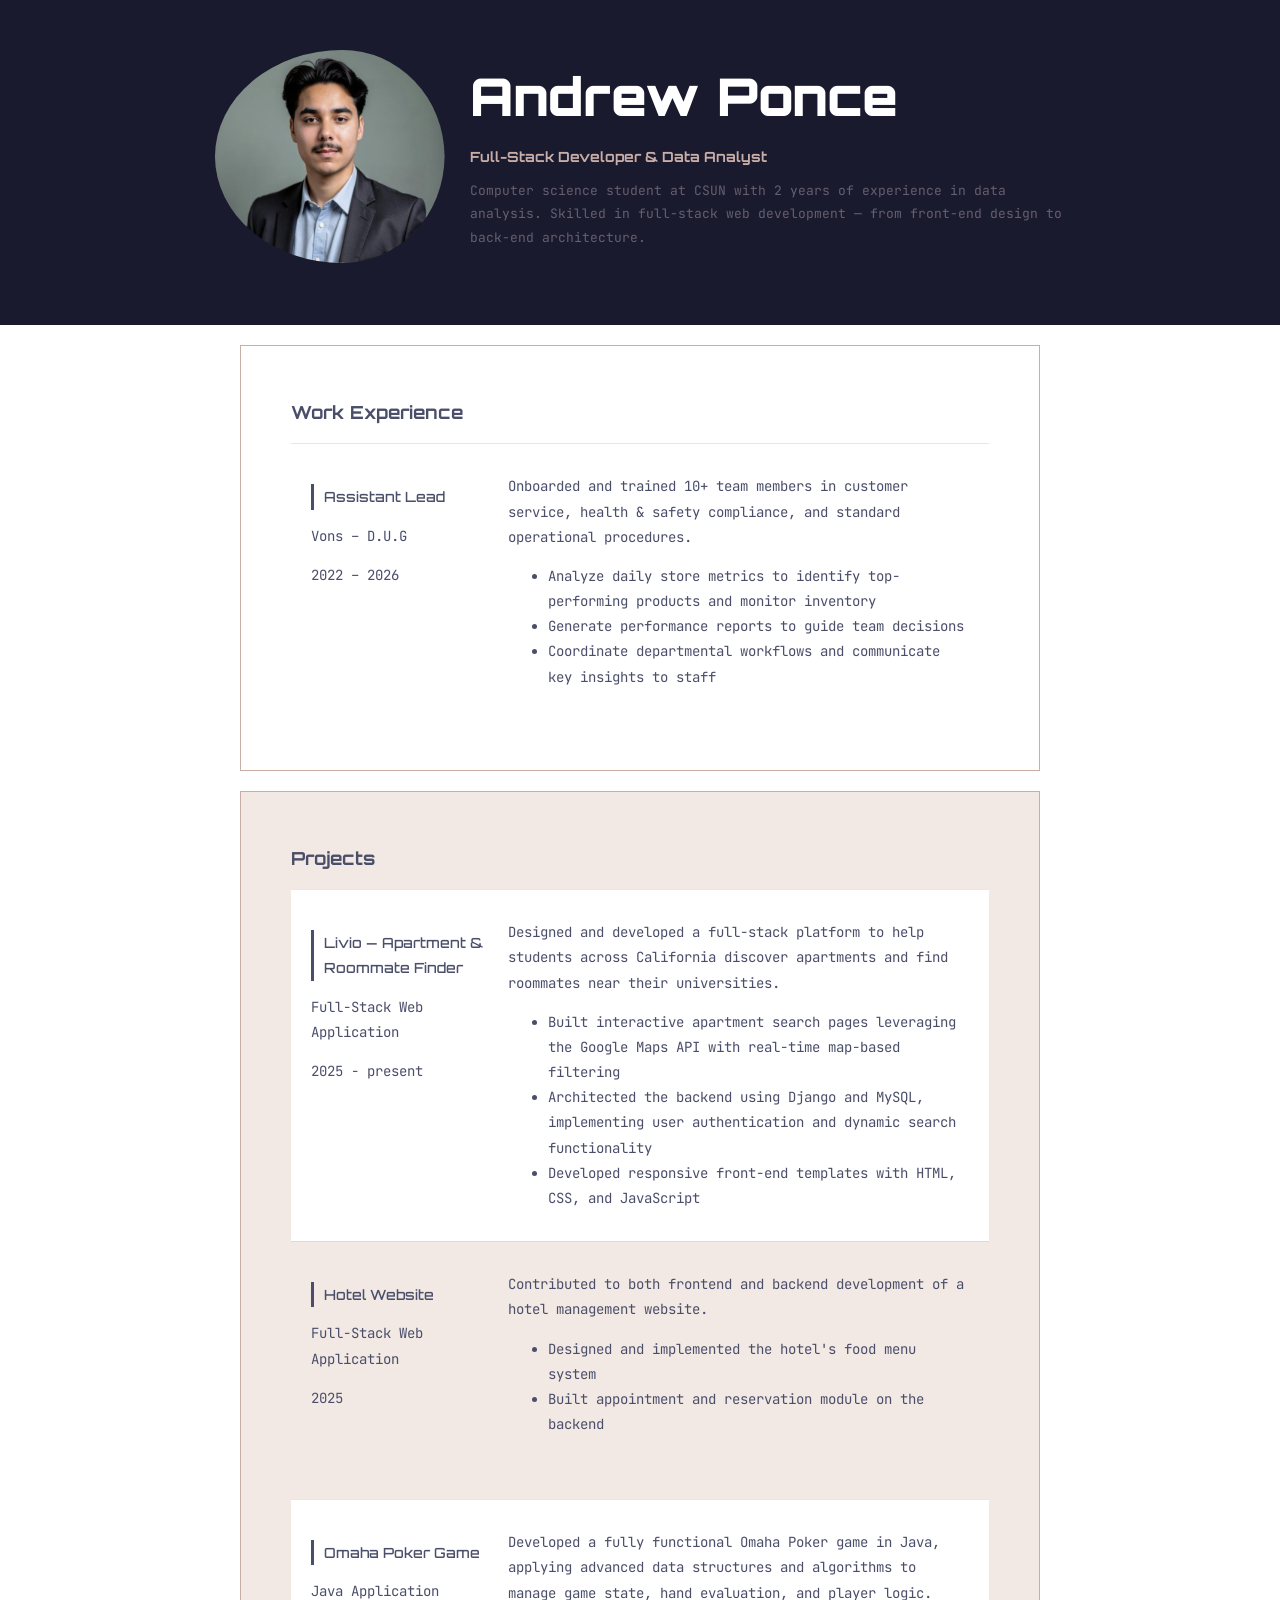
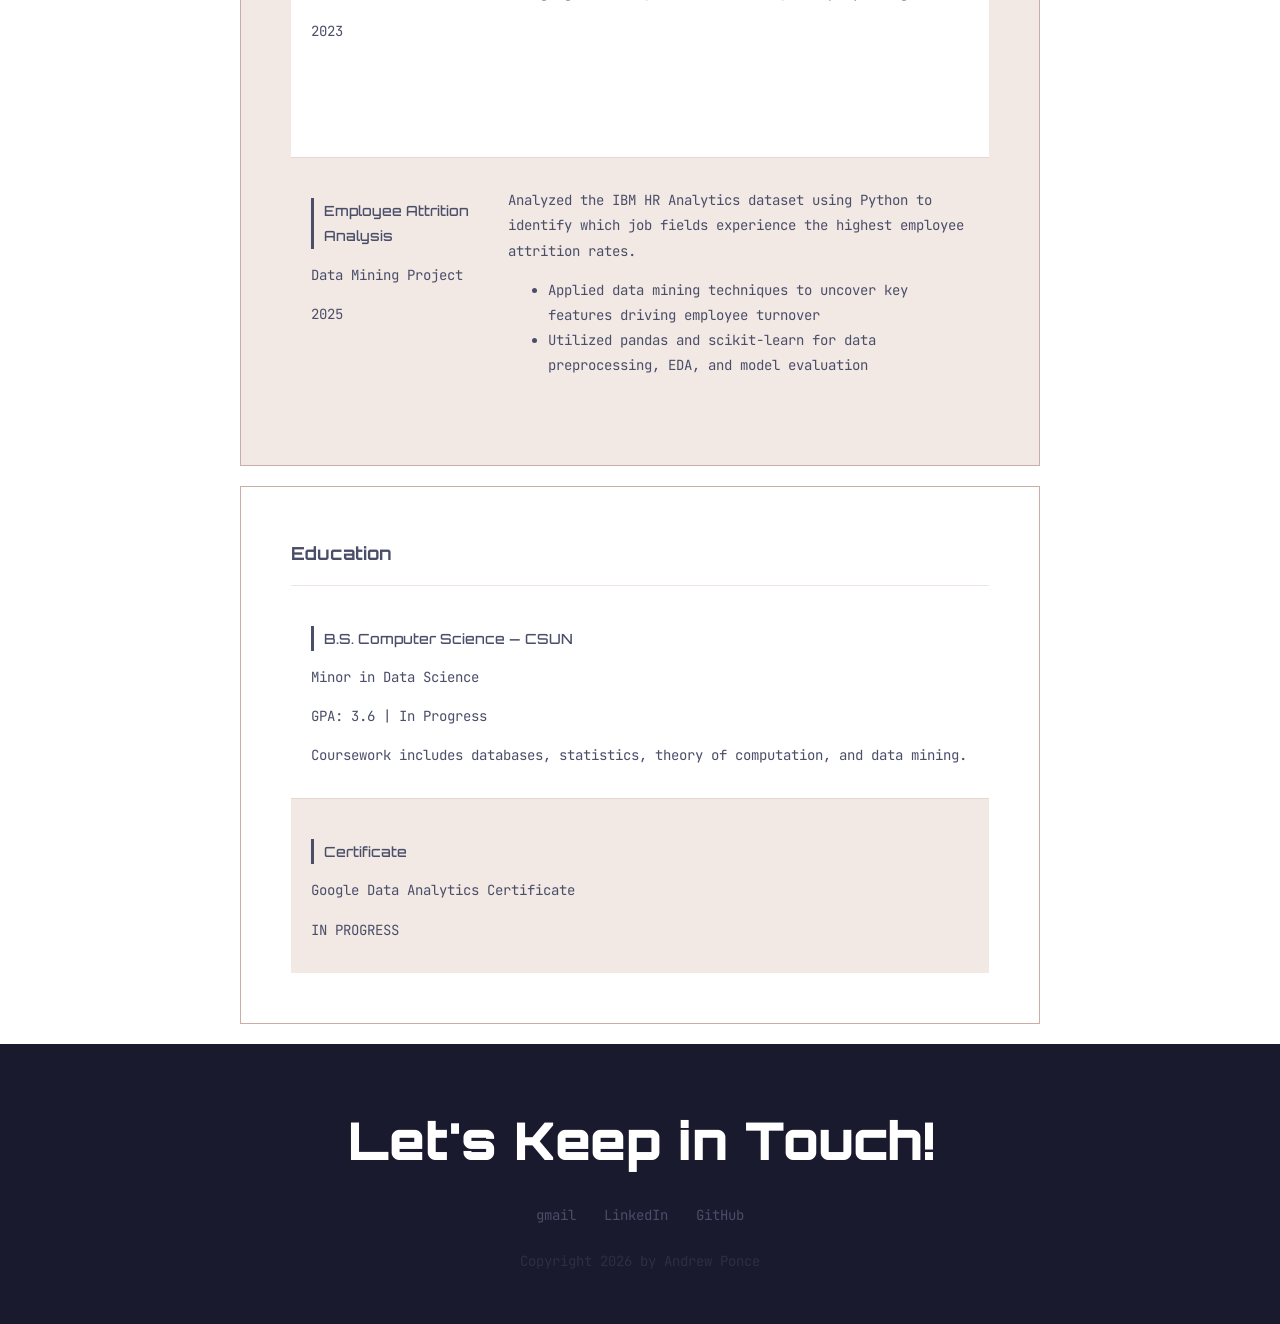
<file: index.html>
<!DOCTYPE html>
<html lang="en">
<head>
    <meta charset="UTF-8">
    <meta name="viewport" content="width=device-width, initial-scale=1.0">
    <title>Andrew Ponce | Resume</title>

    <!-- Google Fonts -->
    <link rel="preconnect" href="https://fonts.googleapis.com">
    <link rel="preconnect" href="https://fonts.gstatic.com" crossorigin>
    <link href="https://fonts.googleapis.com/css2?family=JetBrains+Mono:wght@300;400;700&family=Orbitron:wght@400;700;900&display=swap" rel="stylesheet">

    <!-- Stylesheet -->
    <link rel="stylesheet" href="css/styles.css">
</head>
<body>

    <!-- // Intro -->
    <header>
        <!-- Step 1a: content-wrap added inside header, enclosing all header content -->
        <div class="content-wrap">
            <!-- Step 6b: column-narrow class added to img tag -->
            <!-- Step 4b: profile-img class added to img tag -->
            <!-- Step 4f: float and width moved to column-narrow; keeping border-radius in CSS -->
            <img class="profile-img column-narrow" src="images/pfp.png" alt="Andrew Ponce">

            <!-- Step 6c: column-wide div wrapping h1, h2, and p in header -->
            <div class="column-wide header-text">
                <h1>Andrew Ponce</h1>
                <h2>Full-Stack Developer & Data Analyst</h2>
                <p>Computer science student at CSUN with 2 years of experience in data analysis. Skilled in full-stack web development — from front-end design to back-end architecture.</p>
            </div>
        </div>
    </header>

    <main>

        <!-- // Work Experience -->
        <section class="slide_left">
            <!-- Step 2a: content-wrap added in work section, right after section tag -->
            <div class="content-wrap">
                <h2>Work Experience</h2>

                <div class="job job_light">
                    <!-- Step 6g-i: column-narrow wrapping job title, company, and date -->
                    <div class="column-narrow">
                        <h3>Assistant Lead</h3>
                        <p>Vons – D.U.G</p>
                        <p> 2022 – 2026</p>
                    </div>
                    <!-- Step 6g-ii: column-wide wrapping job summary and list -->
                    <div class="column-wide">
                        <p>Onboarded and trained 10+ team members in customer service, health & safety compliance, and standard operational procedures.</p>
                        <ul>
                            <li>Analyze daily store metrics to identify top-performing products and monitor inventory</li>
                            <li>Generate performance reports to guide team decisions</li>
                            <li>Coordinate departmental workflows and communicate key insights to staff</li>
                        </ul>
                    </div>
                </div>

            </div>
        </section>


        <!-- // Projects -->
        <section class="slide_right">
            <!-- Step 2a: content-wrap added in projects section -->
            <div class="content-wrap">
                <h2>Projects</h2>

                <div class="job job_light">
                    <div class="column-narrow">
                        <h3>Livio — Apartment & Roommate Finder</h3>
                        <p>Full-Stack Web Application</p>
                        <p>2025 - present</p>
                    </div>
                    <div class="column-wide">
                        <p>Designed and developed a full-stack platform to help students across California discover apartments and find roommates near their universities.</p>
                        <ul>
                            <li>Built interactive apartment search pages leveraging the Google Maps API with real-time map-based filtering</li>
                            <li>Architected the backend using Django and MySQL, implementing user authentication and dynamic search functionality</li>
                            <li>Developed responsive front-end templates with HTML, CSS, and JavaScript</li>
                        </ul>
                    </div>
                </div>

                <div class="job job_alt">
                    <div class="column-narrow">
                        <h3>Hotel Website</h3>
                        <p>Full-Stack Web Application</p>
                        <p>2025</p>
                    </div>
                    <div class="column-wide">
                        <p>Contributed to both frontend and backend development of a hotel management website.</p>
                        <ul>
                            <li>Designed and implemented the hotel's food menu system</li>
                            <li>Built appointment and reservation module on the backend</li>
                        </ul>
                    </div>
                </div>

                <div class="job job_light">
                    <div class="column-narrow">
                        <h3>Omaha Poker Game</h3>
                        <p>Java Application</p>
                        <p>2023</p>
                    </div>
                    <div class="column-wide">
                        <p>Developed a fully functional Omaha Poker game in Java, applying advanced data structures and algorithms to manage game state, hand evaluation, and player logic.</p>
                    </div>
                </div>

                <div class="job job_alt">
                    <div class="column-narrow">
                        <h3>Employee Attrition Analysis</h3>
                        <p>Data Mining Project</p>
                        <p>2025</p>
                    </div>
                    <div class="column-wide">
                        <p>Analyzed the IBM HR Analytics dataset using Python to identify which job fields experience the highest employee attrition rates.</p>
                        <ul>
                            <li>Applied data mining techniques to uncover key features driving employee turnover</li>
                            <li>Utilized pandas and scikit-learn for data preprocessing, EDA, and model evaluation</li>
                        </ul>
                    </div>
                </div>

            </div>
        </section>


        <!-- // Education -->
        <section class="slide_left">
            <!-- Step 2b: content-wrap added in education section -->
            <div class="content-wrap">
                <h2>Education</h2>

                <div class="job job_light">
                    <h3>B.S. Computer Science — CSUN</h3>
                    <p>Minor in Data Science</p>
                    <p>GPA: 3.6 | In Progress</p>
                    <p>Coursework includes databases, statistics, theory of computation, and data mining.</p>
                </div>

                <div class="job job_alt">
                    <h3>Certificate</h3>
                    <p>Google Data Analytics Certificate</p>
                    <p>IN PROGRESS</p>
                </div>

            </div>
        </section>

    </main>

    <!-- // Footer & contact info -->
    <footer>
        <!-- Step 2b: content-wrap added in footer section -->
        <div class="content-wrap">
            <h1>Let's Keep in Touch!</h1>
            <!-- Step 3f: contact-info div wrapping all anchor tags -->
            <div class="contact-info">
                <a href="mailto:andyponce654@gmail.com">gmail</a>
                <a href="https://www.linkedin.com/in/andyponce/" target="_blank">LinkedIn</a>
                <a href="https://github.com/AndyP0nce" target="_blank">GitHub</a>
            </div>
            <p>Copyright 2026 by Andrew Ponce</p>
        </div>
    </footer>

    <script>
        const observer = new IntersectionObserver((entries) => {
            entries.forEach(entry => {
                if (entry.isIntersecting) {
                    entry.target.classList.add('visible');
                }
            });
        }, { threshold: 0.1 });

        document.querySelectorAll('.slide_left, .slide_right').forEach(el => observer.observe(el));
    </script>

</body>
</html>
</file>
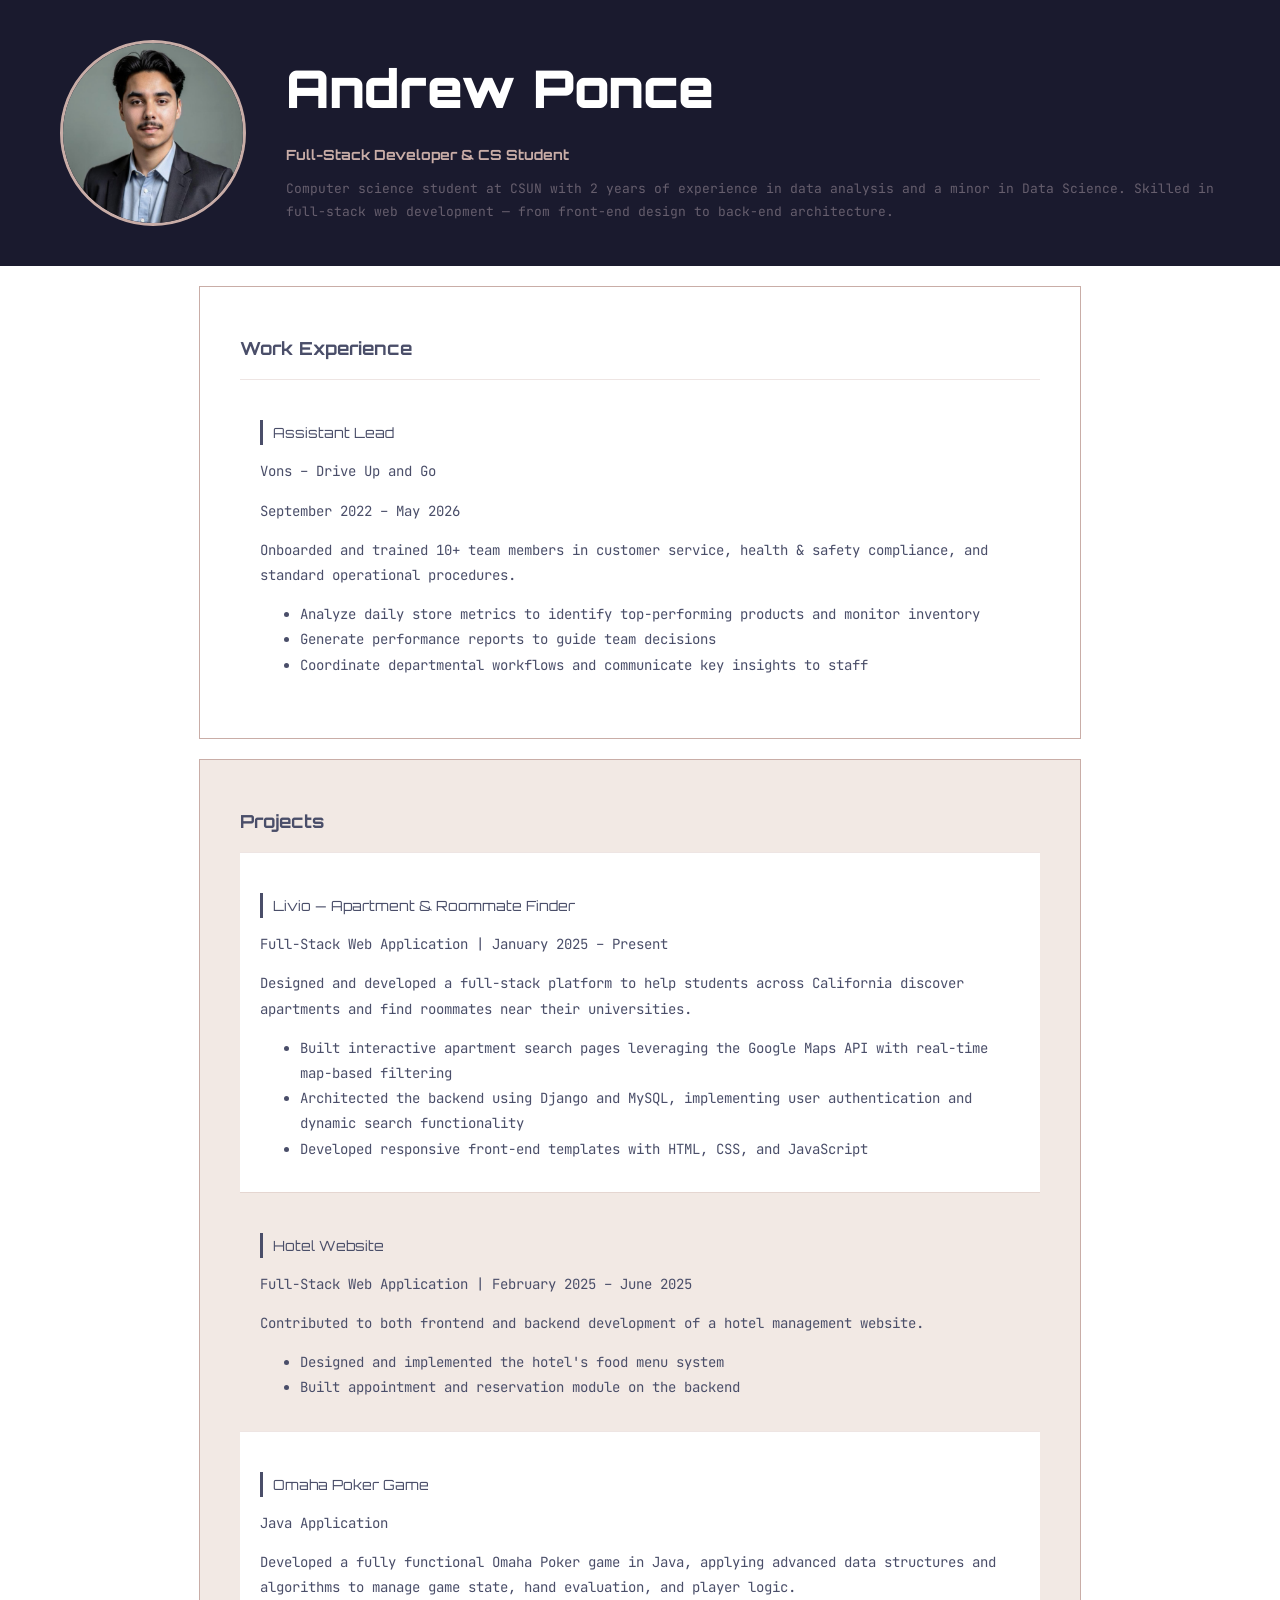
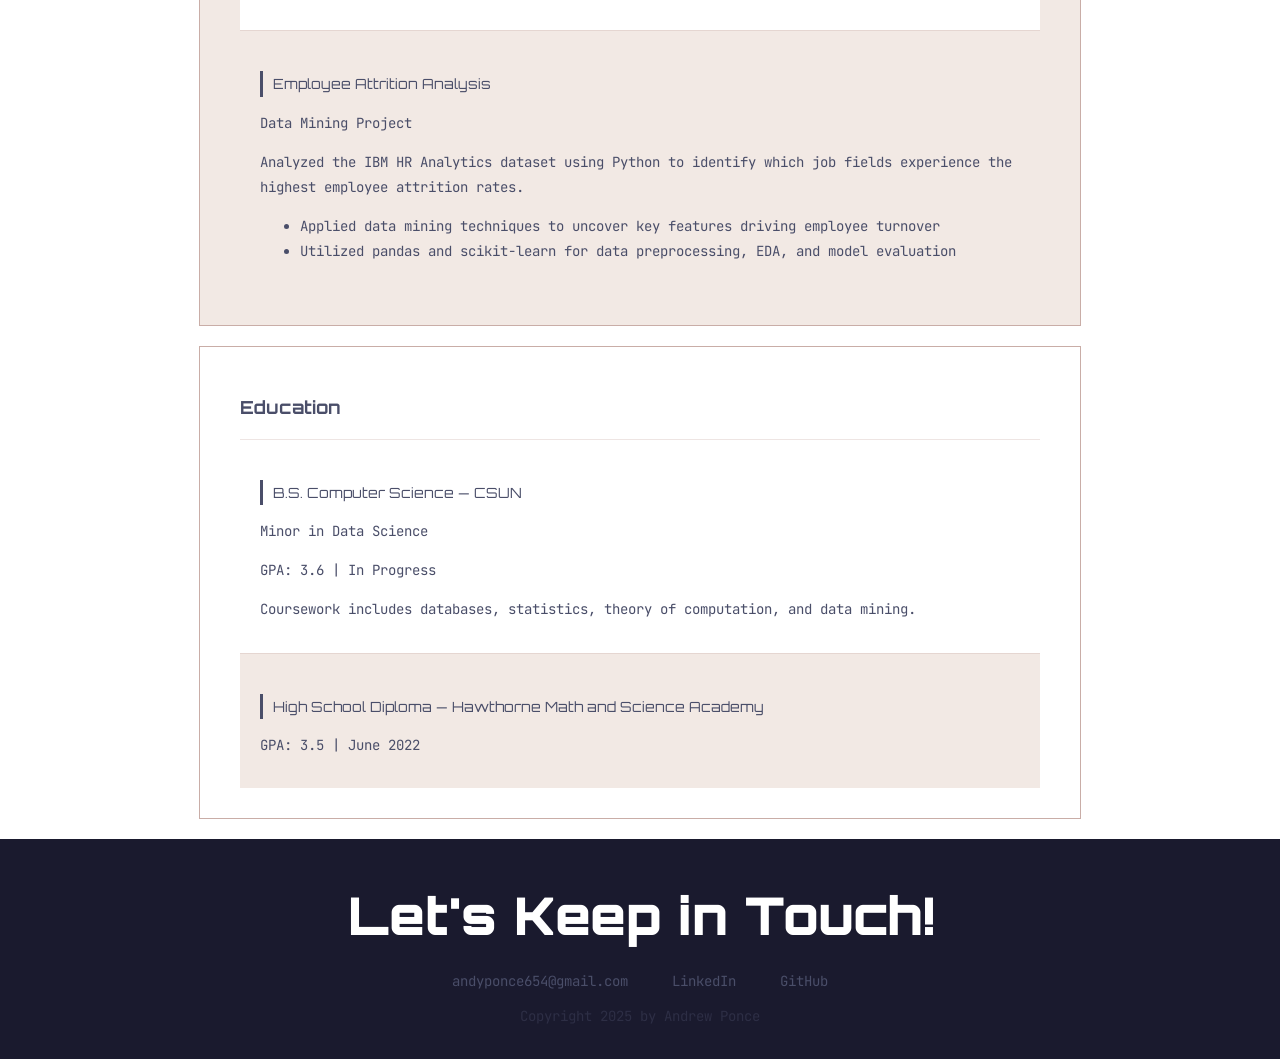
<file: comp484_hw6/comp484-hw6/index.html>
<!DOCTYPE html>
<html lang="en">
<head>
    <meta charset="UTF-8">
    <meta name="viewport" content="width=device-width, initial-scale=1.0">
    <title>Andrew Ponce | Resume</title>

    <!-- Google Fonts -->
    <link rel="preconnect" href="https://fonts.googleapis.com">
    <link rel="preconnect" href="https://fonts.gstatic.com" crossorigin>
    <link href="https://fonts.googleapis.com/css2?family=JetBrains+Mono:wght@300;400;700&family=Orbitron:wght@400;700;900&display=swap" rel="stylesheet">

    <!-- Stylesheet -->
    <link rel="stylesheet" href="css/styles.css">
</head>
<body>

    <!-- // Intro -->
    <header>
        <img src="images/pfp.png" alt="Andrew Ponce">
        <div class="header-text">
            <h1>Andrew Ponce</h1>
            <h2>Full-Stack Developer & CS Student</h2>
            <p>Computer science student at CSUN with 2 years of experience in data analysis and a minor in Data Science. Skilled in full-stack web development — from front-end design to back-end architecture.</p>
        </div>
    </header>

    <main>

        <!-- // Work Experience -->
        <section class="slide_left">
            <h2>Work Experience</h2>

            <div class="job job_light">
                <h3>Assistant Lead</h3>
                <p>Vons – Drive Up and Go</p>
                <p>September 2022 – May 2026</p>
                <p>Onboarded and trained 10+ team members in customer service, health & safety compliance, and standard operational procedures.</p>
                <ul>
                    <li>Analyze daily store metrics to identify top-performing products and monitor inventory</li>
                    <li>Generate performance reports to guide team decisions</li>
                    <li>Coordinate departmental workflows and communicate key insights to staff</li>
                </ul>
            </div>

        </section>


        <!-- // Projects -->
        <section class="slide_right">
            <h2>Projects</h2>

            <div class="job job_light">
                <h3>Livio — Apartment & Roommate Finder</h3>
                <p>Full-Stack Web Application | January 2025 – Present</p>
                <p>Designed and developed a full-stack platform to help students across California discover apartments and find roommates near their universities.</p>
                <ul>
                    <li>Built interactive apartment search pages leveraging the Google Maps API with real-time map-based filtering</li>
                    <li>Architected the backend using Django and MySQL, implementing user authentication and dynamic search functionality</li>
                    <li>Developed responsive front-end templates with HTML, CSS, and JavaScript</li>
                </ul>
            </div>

            <div class="job job_alt">
                <h3>Hotel Website</h3>
                <p>Full-Stack Web Application | February 2025 – June 2025</p>
                <p>Contributed to both frontend and backend development of a hotel management website.</p>
                <ul>
                    <li>Designed and implemented the hotel's food menu system</li>
                    <li>Built appointment and reservation module on the backend</li>
                </ul>
            </div>

            <div class="job job_light">
                <h3>Omaha Poker Game</h3>
                <p>Java Application</p>
                <p>Developed a fully functional Omaha Poker game in Java, applying advanced data structures and algorithms to manage game state, hand evaluation, and player logic.</p>
            </div>

            <div class="job job_alt">
                <h3>Employee Attrition Analysis</h3>
                <p>Data Mining Project</p>
                <p>Analyzed the IBM HR Analytics dataset using Python to identify which job fields experience the highest employee attrition rates.</p>
                <ul>
                    <li>Applied data mining techniques to uncover key features driving employee turnover</li>
                    <li>Utilized pandas and scikit-learn for data preprocessing, EDA, and model evaluation</li>
                </ul>
            </div>

        </section>


        <!-- // Education -->
        <section class="slide_left">
            <h2>Education</h2>

            <div class="job job_light">
                <h3>B.S. Computer Science — CSUN</h3>
                <p>Minor in Data Science</p>
                <p>GPA: 3.6 | In Progress</p>
                <p>Coursework includes databases, statistics, theory of computation, and data mining.</p>
            </div>

            <div class="job job_alt">
                <h3>High School Diploma — Hawthorne Math and Science Academy</h3>
                <p>GPA: 3.5 | June 2022</p>
            </div>

        </section>

    </main>

    <!-- // Footer & contact info -->
    <footer>
        <h1>Let's Keep in Touch!</h1>
        <div>
            <a href="mailto:andyponce654@gmail.com">andyponce654@gmail.com</a>
            <a href="#" target="_blank">LinkedIn</a>
            <a href="#" target="_blank">GitHub</a>
        </div>
        <p>Copyright 2025 by Andrew Ponce</p>
    </footer>


    <script>
        const observer = new IntersectionObserver((entries) => {
            entries.forEach(entry => {
                if (entry.isIntersecting) {
                    entry.target.classList.add('visible');
                }
            });
        }, { threshold: 0.1 });

        document.querySelectorAll('.slide_left, .slide_right').forEach(el => observer.observe(el));
    </script>

</body>
</html>
</file>
<file: css/styles.css>
/* Step 5: Box Model Fix — applied globally to every element
------------------------------------*/
*, *::before, *::after {
    box-sizing: border-box;
}

/* Color Palette
   #ffffff  - White (background)
   #1a1a2e  - Dark Navy (header text)
   #4a4e69  - Muted Slate (body text)
   #9a8c98  - Dusty Mauve (accents / h2)
   #c9ada7  - Soft Rose (h3 / borders)
   #f2e9e4  - Blush Cream (alternating section bg)
*/

/* Global Styles
------------------------------------*/
body {
    background-color: #ffffff;
    color: #4a4e69;
    font-family: 'JetBrains Mono', monospace;
    font-size: 14px;
    line-height: 1.8;
    /* Step 3d: margin set to 0 to remove the default white border around the page */
    margin: 0;
    padding: 0;
}

h1 {
    font-family: 'Orbitron', monospace;
    font-size: 52px;
    font-weight: 900;
    color: #ffffff;
    margin: 0 0 6px 0;
}

/* Step 3c: margin-top set to 0 to remove extra space above h2, keeping padding consistent */
h2 {
    font-family: 'Orbitron', monospace;
    font-size: 18px;
    font-weight: 700;
    color: #4a4e69;
    margin-top: 0;
}

h3 {
    font-family: 'Orbitron', monospace;
    font-size: 14px;
    font-weight: 500;
    color: #4a4e69;
    border-left: 3px solid #4a4e69;
    padding-left: 10px;
    margin-top: 24px;
}

p {
    color: #4a4e69;
}

li {
    color: #4a4e69;
}

a {
    color: #4a4e69;
    text-decoration: none;
}


/* Content Wrap
------------------------------------*/
/* Step 1b: content-wrap added to global section for reuse across all page sections */
/* Step 1d: switched from width to max-width for flexibility */
/* Step 3a: padding: 50px added so all sections share consistent spacing */
/* Step 4f: overflow: hidden added to clear floated children inside the wrapper */
.content-wrap {
    max-width: 950px;
    margin: 0 auto;
    padding: 50px;
    overflow: hidden;
}


/* Header & Footer
------------------------------------*/
header {
    background-color: #1a1a2e;
}

/* Step 4d: margin: 0 on header h1 and h2 to tighten up spacing between name and tagline */
header h1,
header h2 {
    margin: 0;
}

header .header-text h2 {
    color: #c9ada7;
    font-size: 14px;
    margin: 0 0 10px 0;
}

header .header-text p {
    color: #9a8c9899;
    font-size: 13px;
    margin: 0;
}

/* Step 3e: text-align: center added so footer content and child elements are centered */
footer {
    background-color: #1a1a2e;
    text-align: center;
}

footer p {
    color: #4a4e6966;
    font-size: 14px;
    margin: 10px 0 0 0;
}

footer a {
    color: #4a4e69;
    padding: 0 18px;
}

/* Step 3g: descendant selector targets only links inside .contact-info
            padding and inline-block allow side-by-side layout with proper spacing */
.contact-info a {
    padding: 10px;
    display: inline-block;
}


/* Work Experience
------------------------------------*/
section:nth-of-type(1) {
    background-color: #ffffff;
    border: 1px solid #c9ada7;
    margin: 20px auto;
    max-width: 800px;
}

/* Projects */
section:nth-of-type(2) {
    background-color: #f2e9e4;
    border: 1px solid #c9ada7;
    margin: 20px auto;
    max-width: 800px;
}

/* Education */
section:nth-of-type(3) {
    background-color: #ffffff;
    border: 1px solid #c9ada7;
    margin: 20px auto;
    max-width: 800px;
}


/* Job alternating rows
------------------------------------*/
.job {
    padding: 16px 20px;
    border-top: 1px solid #c9ada750;
    overflow: hidden;
}

.job_light {
    background-color: #ffffff;
}

.job_alt {
    background-color: #f2e9e4;
}


/* Profile Image
------------------------------------*/
/* Step 4b: profile-img class added to target only the header image */
/* Step 4c: border-radius: 50% makes the image circular */
/* Step 4f: width, float, and margin-right removed from here; now handled by .column-narrow */
.profile-img {
    border-radius: 50%;
    /*width: 200px; Step 6f:removed for responsive design, now set by .column-narrow*/
    object-fit: cover;
}


/* Columns
------------------------------------*/
/* Step 6a: reusable column classes for two-column layout in header and work sections */
/* Step 6d: column-narrow styles — width 30%, float left, padding-right, min-height */
/* Note: padding-right changed from 3% to 1% for custom spacing — per student preference */
.column-narrow {
    width: 30%;
    float: left;
    padding-right: 3%; /* doesnt look good, better with 1% */
    min-height: 175px;
}

/* Step 6e: column-wide styles — width 70%, float left, min-height */
.column-wide {
    width: 70%;
    float: left;
    min-height: 225px;
}


/* Animation
------------------------------------*/
.slide_left {
    opacity: 0;
    transform: translateX(-80px);
    transition: opacity 0.6s ease, transform 0.6s ease;
}

.slide_right {
    opacity: 0;
    transform: translateX(80px);
    transition: opacity 0.6s ease, transform 0.6s ease;
}

.slide_left.visible,
.slide_right.visible {
    opacity: 1;
    transform: translateX(0);
}
</file>
<file: comp484_hw6/comp484-hw6/css/styles.css>
/* Color Palette
   #ffffff  - White (background)
   #1a1a2e  - Dark Navy (header text)
   #4a4e69  - Muted Slate (body text)
   #9a8c98  - Dusty Mauve (accents / h2)
   #c9ada7  - Soft Rose (h3 / borders)
   #f2e9e4  - Blush Cream (alternating section bg)
*/

/* Global Styles
------------------------------------*/
body {
    background-color: #ffffff;
    color: #4a4e69;
    font-family: 'JetBrains Mono', monospace;
    font-size: 14px;
    line-height: 1.8;
    margin: 0;
    padding: 0;
}

h1 {
    font-family: 'Orbitron', monospace;
    font-size: 52px;
    font-weight: 900;
    color: #ffffff;
    margin: 0 0 6px 0;
}

h2 {
    font-family: 'Orbitron', monospace;
    font-size: 18px;
    font-weight: 700;
    color: #4a4e69;
}

h3 {
    font-family: 'Orbitron', monospace;
    font-size: 14px;
    font-weight: 400;
    color: #4a4e69;
    border-left: 3px solid #4a4e69;
    padding-left: 10px;
    margin-top: 24px;
}

p {
    color: #4a4e69;
}

li {
    color: #4a4e69;
}

a {
    color: #4a4e69;
    text-decoration: none;
}

img {
    width: 180px;
    height: 180px;
    border-radius: 50%;
    border: 3px solid #c9ada7;
    object-fit: cover;
    flex-shrink: 0;
}


/* Header & Footer
------------------------------------*/
header {
    background-color: #1a1a2e;
    padding: 40px 60px;
    display: flex;
    align-items: center;
    gap: 40px;
}

header .header-text h2 {
    color: #c9ada7;
    font-size: 14px;
    margin: 0 0 10px 0;
}

header .header-text p {
    color: #9a8c9899;
    font-size: 13px;
    margin: 0;
}

footer {
    background-color: #1a1a2e;
    padding: 30px 60px;
    text-align: center;
}

footer p {
    color: #4a4e6966;
    font-size: 14px;
    margin: 10px 0 0 0;
}

footer a {
    color: #4a4e69;
    padding: 0 18px;
}


/* Work Experience
------------------------------------*/
section:nth-of-type(1) {
    background-color: #ffffff;
    padding: 30px 40px;
    border: 1px solid #c9ada7;
    margin: 20px auto;
    max-width: 800px;
}

/* Projects */
section:nth-of-type(2) {
    background-color: #f2e9e4;
    padding: 30px 40px;
    border: 1px solid #c9ada7;
    margin: 20px auto;
    max-width: 800px;
}

/* Education */
section:nth-of-type(3) {
    background-color: #ffffff;
    padding: 30px 40px;
    border: 1px solid #c9ada7;
    margin: 20px auto;
    max-width: 800px;
}


/* Job alternating rows
------------------------------------*/
.job {
    padding: 16px 20px;
    border-top: 1px solid #c9ada750;
}

.job_light {
    background-color: #ffffff;
}

.job_alt {
    background-color: #f2e9e4;
}


/* animation
------------------------------------*/
.slide_left {
    opacity: 0;
    transform: translateX(-80px);
    transition: opacity 0.6s ease, transform 0.6s ease;
}

.slide_right {
    opacity: 0;
    transform: translateX(80px);
    transition: opacity 0.6s ease, transform 0.6s ease;
}

.slide_left.visible,
.slide_right.visible {
    opacity: 1;
    transform: translateX(0);
}
</file>
